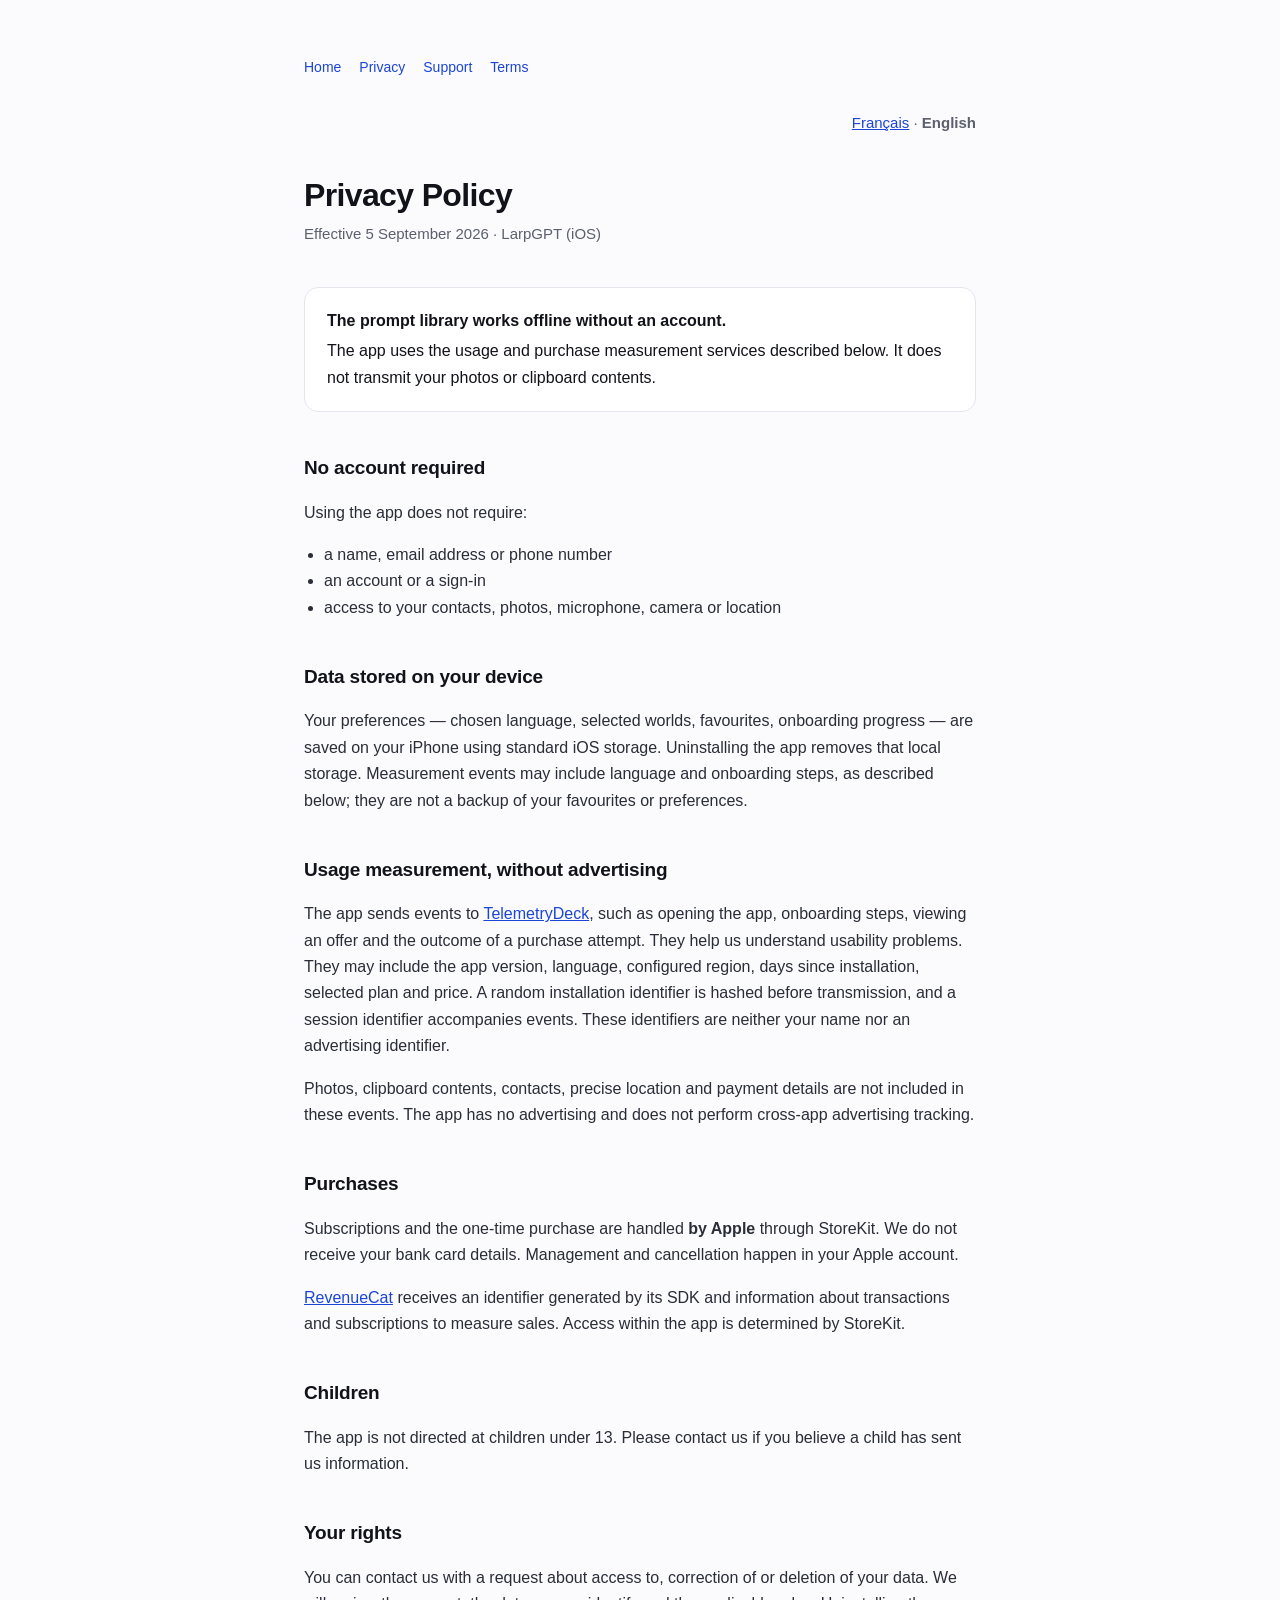
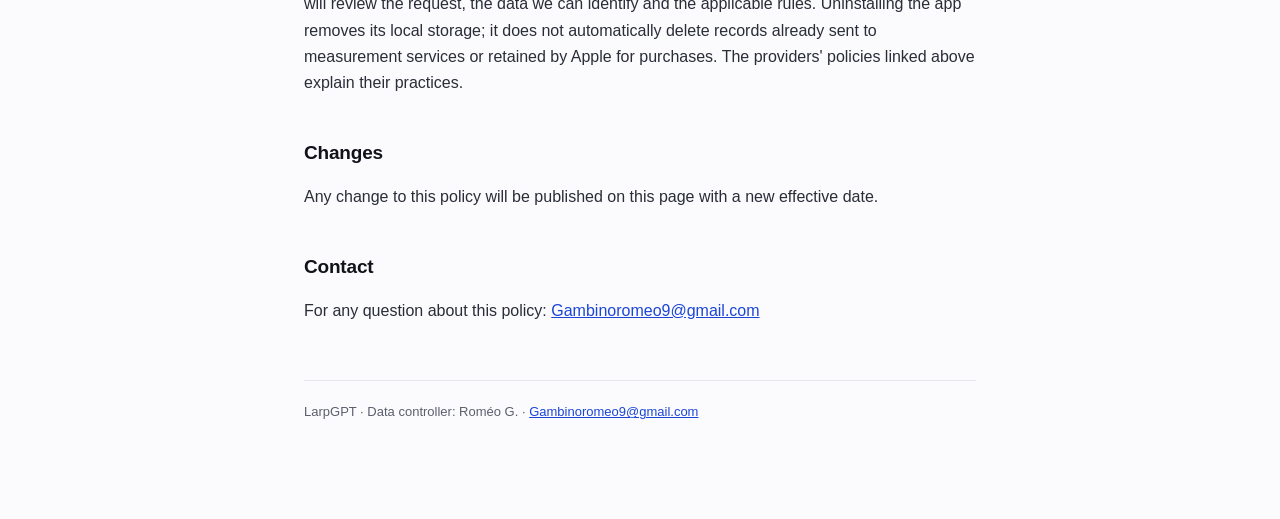
<file: privacy-en.html>
<!doctype html><html lang="en"><head><meta charset="utf-8">
<meta name="viewport" content="width=device-width,initial-scale=1">
<title>Privacy Policy — LarpGPT</title><link rel="stylesheet" href="style.css">  <link rel="canonical" href="https://romeoapps.pages.dev/en/larpgpt/privacy/">
</head><body>
<div class="wrap">
<nav><a href="en.html">Home</a><a href="privacy-en.html">Privacy</a><a href="support-en.html">Support</a><a href="terms-en.html">Terms</a></nav>
<p class="sub" style="text-align:right"><a href="privacy.html">Français</a> · <strong>English</strong></p>
<h1>Privacy Policy</h1>
<p class="sub">Effective 5 September 2026 · LarpGPT (iOS)</p>

<div class="card"><strong>The prompt library works offline without an account.</strong>
The app uses the usage and purchase measurement services described below. It does not transmit your photos or clipboard contents.</div>

<h2>No account required</h2>
<p>Using the app does not require:</p>
<ul><li>a name, email address or phone number</li>
<li>an account or a sign-in</li>
<li>access to your contacts, photos, microphone, camera or location</li></ul>

<h2>Data stored on your device</h2>
<p>Your preferences — chosen language, selected worlds, favourites, onboarding progress — are saved on your iPhone using standard iOS storage. Uninstalling the app removes that local storage. Measurement events may include language and onboarding steps, as described below; they are not a backup of your favourites or preferences.</p>

<h2>Usage measurement, without advertising</h2>
<p>The app sends events to <a href="https://telemetrydeck.com/privacy/">TelemetryDeck</a>, such as opening the app, onboarding steps, viewing an offer and the outcome of a purchase attempt. They help us understand usability problems. They may include the app version, language, configured region, days since installation, selected plan and price. A random installation identifier is hashed before transmission, and a session identifier accompanies events. These identifiers are neither your name nor an advertising identifier.</p>
<p>Photos, clipboard contents, contacts, precise location and payment details are not included in these events. The app has no advertising and does not perform cross-app advertising tracking.</p>

<h2>Purchases</h2>
<p>Subscriptions and the one-time purchase are handled <strong>by Apple</strong> through StoreKit. We do not receive your bank card details. Management and cancellation happen in your Apple account.</p>
<p><a href="https://www.revenuecat.com/privacy/">RevenueCat</a> receives an identifier generated by its SDK and information about transactions and subscriptions to measure sales. Access within the app is determined by StoreKit.</p>

<h2>Children</h2>
<p>The app is not directed at children under 13. Please contact us if you believe a child has sent us information.</p>

<h2>Your rights</h2>
<p>You can contact us with a request about access to, correction of or deletion of your data. We will review the request, the data we can identify and the applicable rules. Uninstalling the app removes its local storage; it does not automatically delete records already sent to measurement services or retained by Apple for purchases. The providers' policies linked above explain their practices.</p>

<h2>Changes</h2>
<p>Any change to this policy will be published on this page with a new effective date.</p>

<h2>Contact</h2>
<p>For any question about this policy: <a href="mailto:Gambinoromeo9@gmail.com">Gambinoromeo9@gmail.com</a></p>

<footer>LarpGPT · Data controller: Roméo G. · <a href="mailto:Gambinoromeo9@gmail.com">Gambinoromeo9@gmail.com</a></footer>
</div></body></html>
</file>
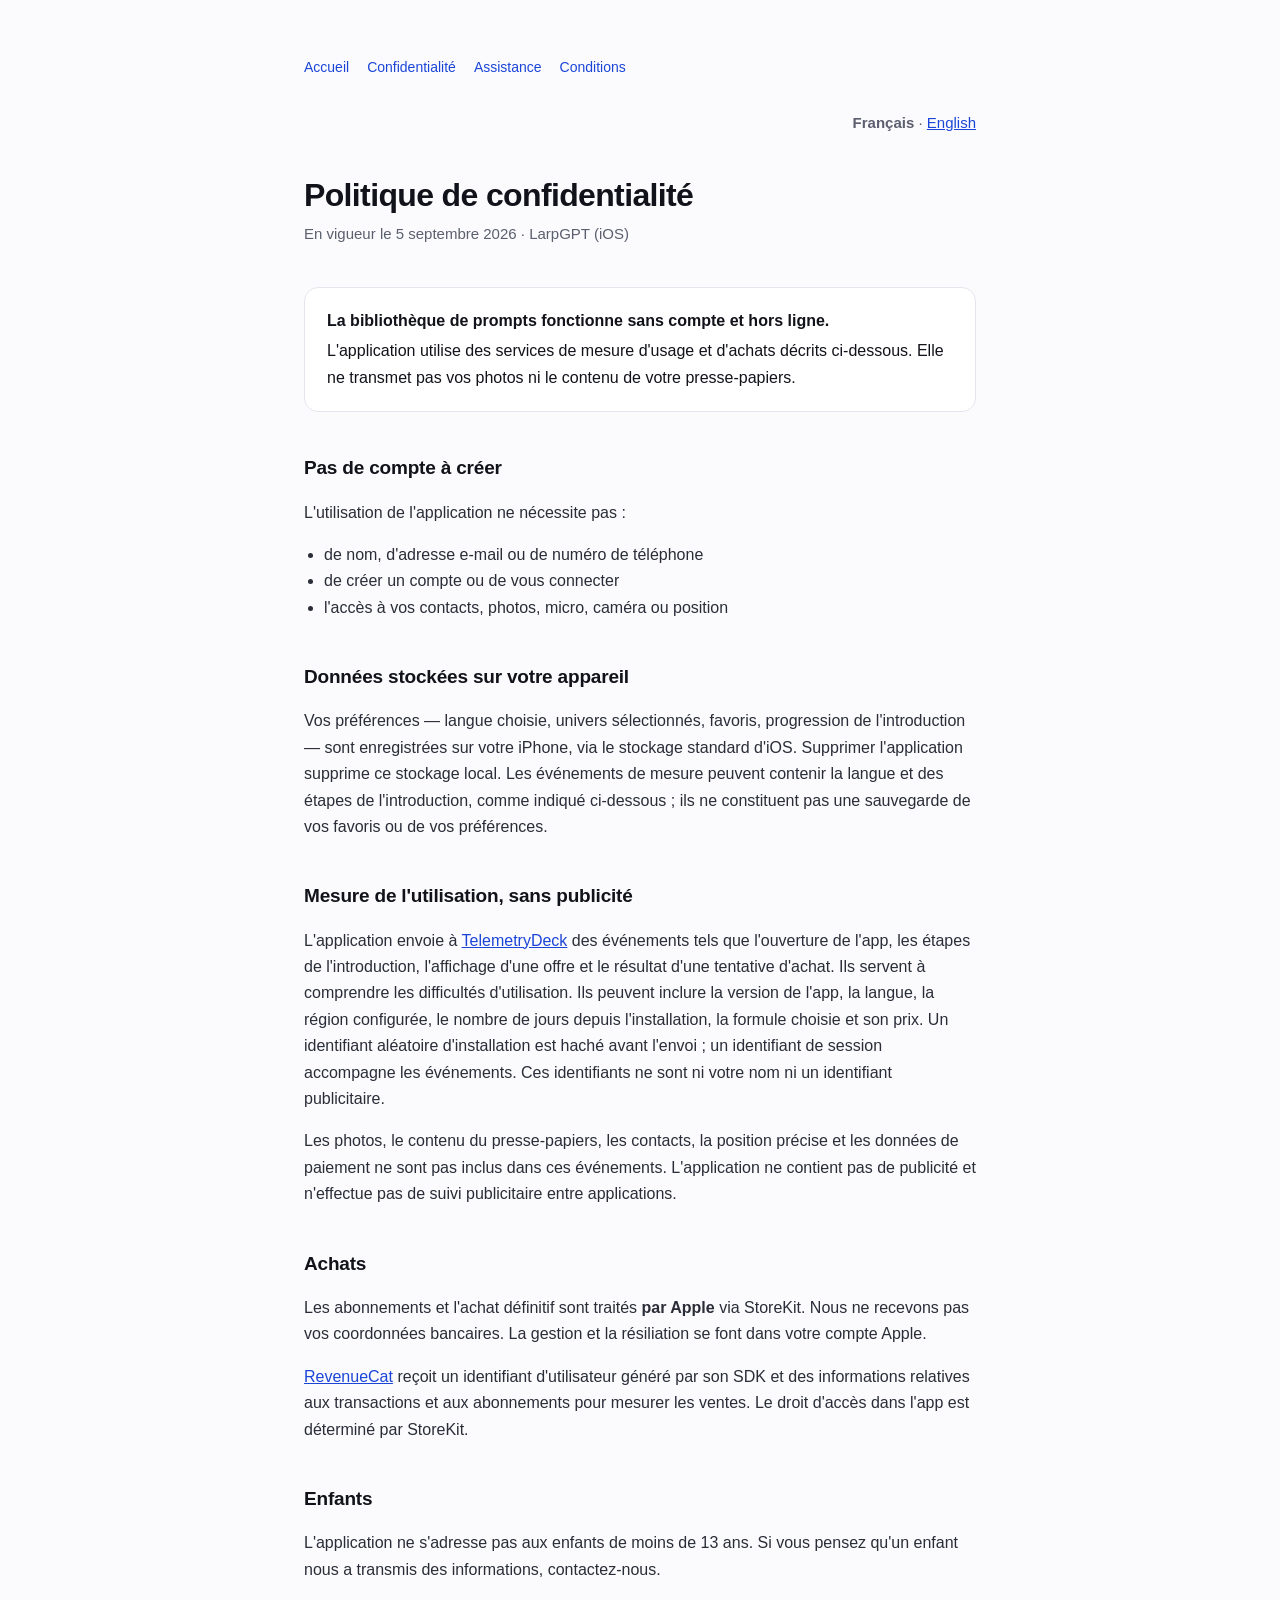
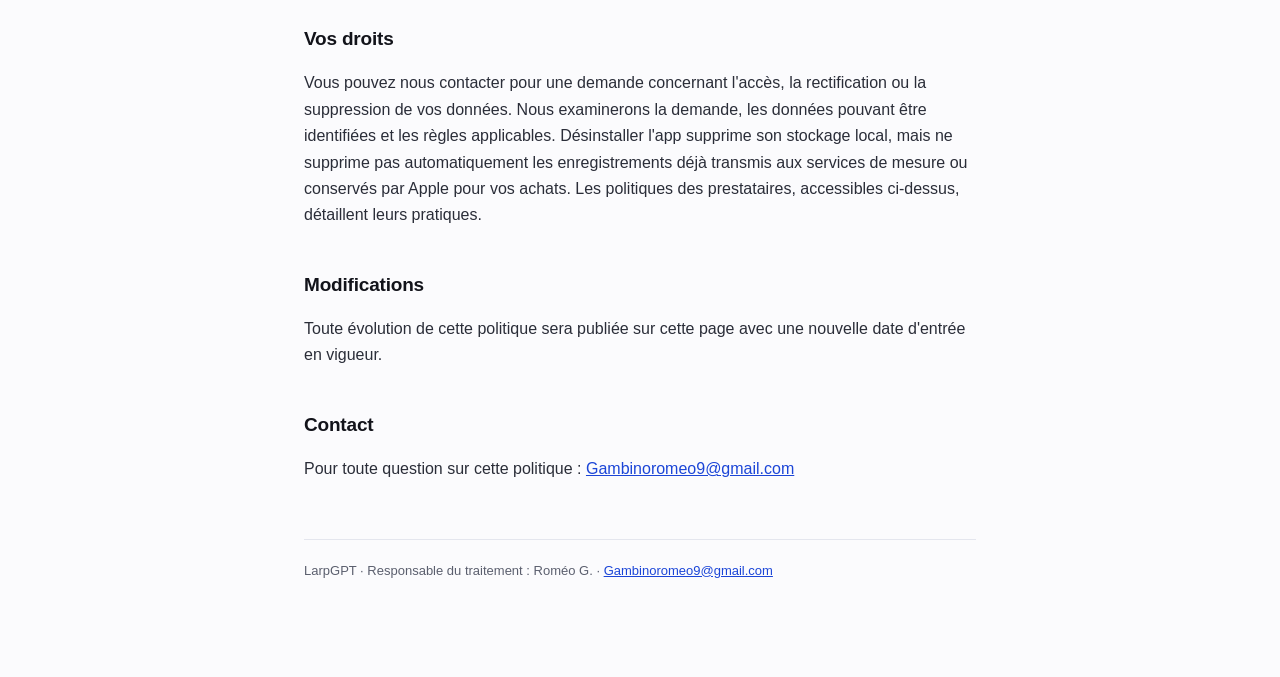
<file: privacy.html>
<!doctype html><html lang="fr"><head><meta charset="utf-8">
<meta name="viewport" content="width=device-width,initial-scale=1">
<title>Politique de confidentialité — LarpGPT</title><link rel="stylesheet" href="style.css">  <link rel="canonical" href="https://romeoapps.pages.dev/fr/larpgpt/privacy/">
</head><body>
<div class="wrap">
<nav><a href="index.html">Accueil</a><a href="privacy.html">Confidentialité</a><a href="support.html">Assistance</a><a href="terms.html">Conditions</a></nav>
<p class="sub" style="text-align:right"><strong>Français</strong> · <a href="privacy-en.html">English</a></p>
<h1>Politique de confidentialité</h1>
<p class="sub">En vigueur le 5 septembre 2026 · LarpGPT (iOS)</p>

<div class="card"><strong>La bibliothèque de prompts fonctionne sans compte et hors ligne.</strong>
L'application utilise des services de mesure d'usage et d'achats décrits ci-dessous. Elle ne transmet pas vos photos ni le contenu de votre presse-papiers.</div>

<h2>Pas de compte à créer</h2>
<p>L'utilisation de l'application ne nécessite pas :</p>
<ul><li>de nom, d'adresse e-mail ou de numéro de téléphone</li>
<li>de créer un compte ou de vous connecter</li>
<li>l'accès à vos contacts, photos, micro, caméra ou position</li></ul>

<h2>Données stockées sur votre appareil</h2>
<p>Vos préférences — langue choisie, univers sélectionnés, favoris, progression de l'introduction — sont enregistrées sur votre iPhone, via le stockage standard d'iOS. Supprimer l'application supprime ce stockage local. Les événements de mesure peuvent contenir la langue et des étapes de l'introduction, comme indiqué ci-dessous ; ils ne constituent pas une sauvegarde de vos favoris ou de vos préférences.</p>

<h2>Mesure de l'utilisation, sans publicité</h2>
<p>L'application envoie à <a href="https://telemetrydeck.com/privacy/">TelemetryDeck</a> des événements tels que l'ouverture de l'app, les étapes de l'introduction, l'affichage d'une offre et le résultat d'une tentative d'achat. Ils servent à comprendre les difficultés d'utilisation. Ils peuvent inclure la version de l'app, la langue, la région configurée, le nombre de jours depuis l'installation, la formule choisie et son prix. Un identifiant aléatoire d'installation est haché avant l'envoi ; un identifiant de session accompagne les événements. Ces identifiants ne sont ni votre nom ni un identifiant publicitaire.</p>
<p>Les photos, le contenu du presse-papiers, les contacts, la position précise et les données de paiement ne sont pas inclus dans ces événements. L'application ne contient pas de publicité et n'effectue pas de suivi publicitaire entre applications.</p>

<h2>Achats</h2>
<p>Les abonnements et l'achat définitif sont traités <strong>par Apple</strong> via StoreKit. Nous ne recevons pas vos coordonnées bancaires. La gestion et la résiliation se font dans votre compte Apple.</p>
<p><a href="https://www.revenuecat.com/privacy/">RevenueCat</a> reçoit un identifiant d'utilisateur généré par son SDK et des informations relatives aux transactions et aux abonnements pour mesurer les ventes. Le droit d'accès dans l'app est déterminé par StoreKit.</p>

<h2>Enfants</h2>
<p>L'application ne s'adresse pas aux enfants de moins de 13 ans. Si vous pensez qu'un enfant nous a transmis des informations, contactez-nous.</p>

<h2>Vos droits</h2>
<p>Vous pouvez nous contacter pour une demande concernant l'accès, la rectification ou la suppression de vos données. Nous examinerons la demande, les données pouvant être identifiées et les règles applicables. Désinstaller l'app supprime son stockage local, mais ne supprime pas automatiquement les enregistrements déjà transmis aux services de mesure ou conservés par Apple pour vos achats. Les politiques des prestataires, accessibles ci-dessus, détaillent leurs pratiques.</p>

<h2>Modifications</h2>
<p>Toute évolution de cette politique sera publiée sur cette page avec une nouvelle date d'entrée en vigueur.</p>

<h2>Contact</h2>
<p>Pour toute question sur cette politique : <a href="mailto:Gambinoromeo9@gmail.com">Gambinoromeo9@gmail.com</a></p>

<footer>LarpGPT · Responsable du traitement : Roméo G. · <a href="mailto:Gambinoromeo9@gmail.com">Gambinoromeo9@gmail.com</a></footer>
</div></body></html>
</file>
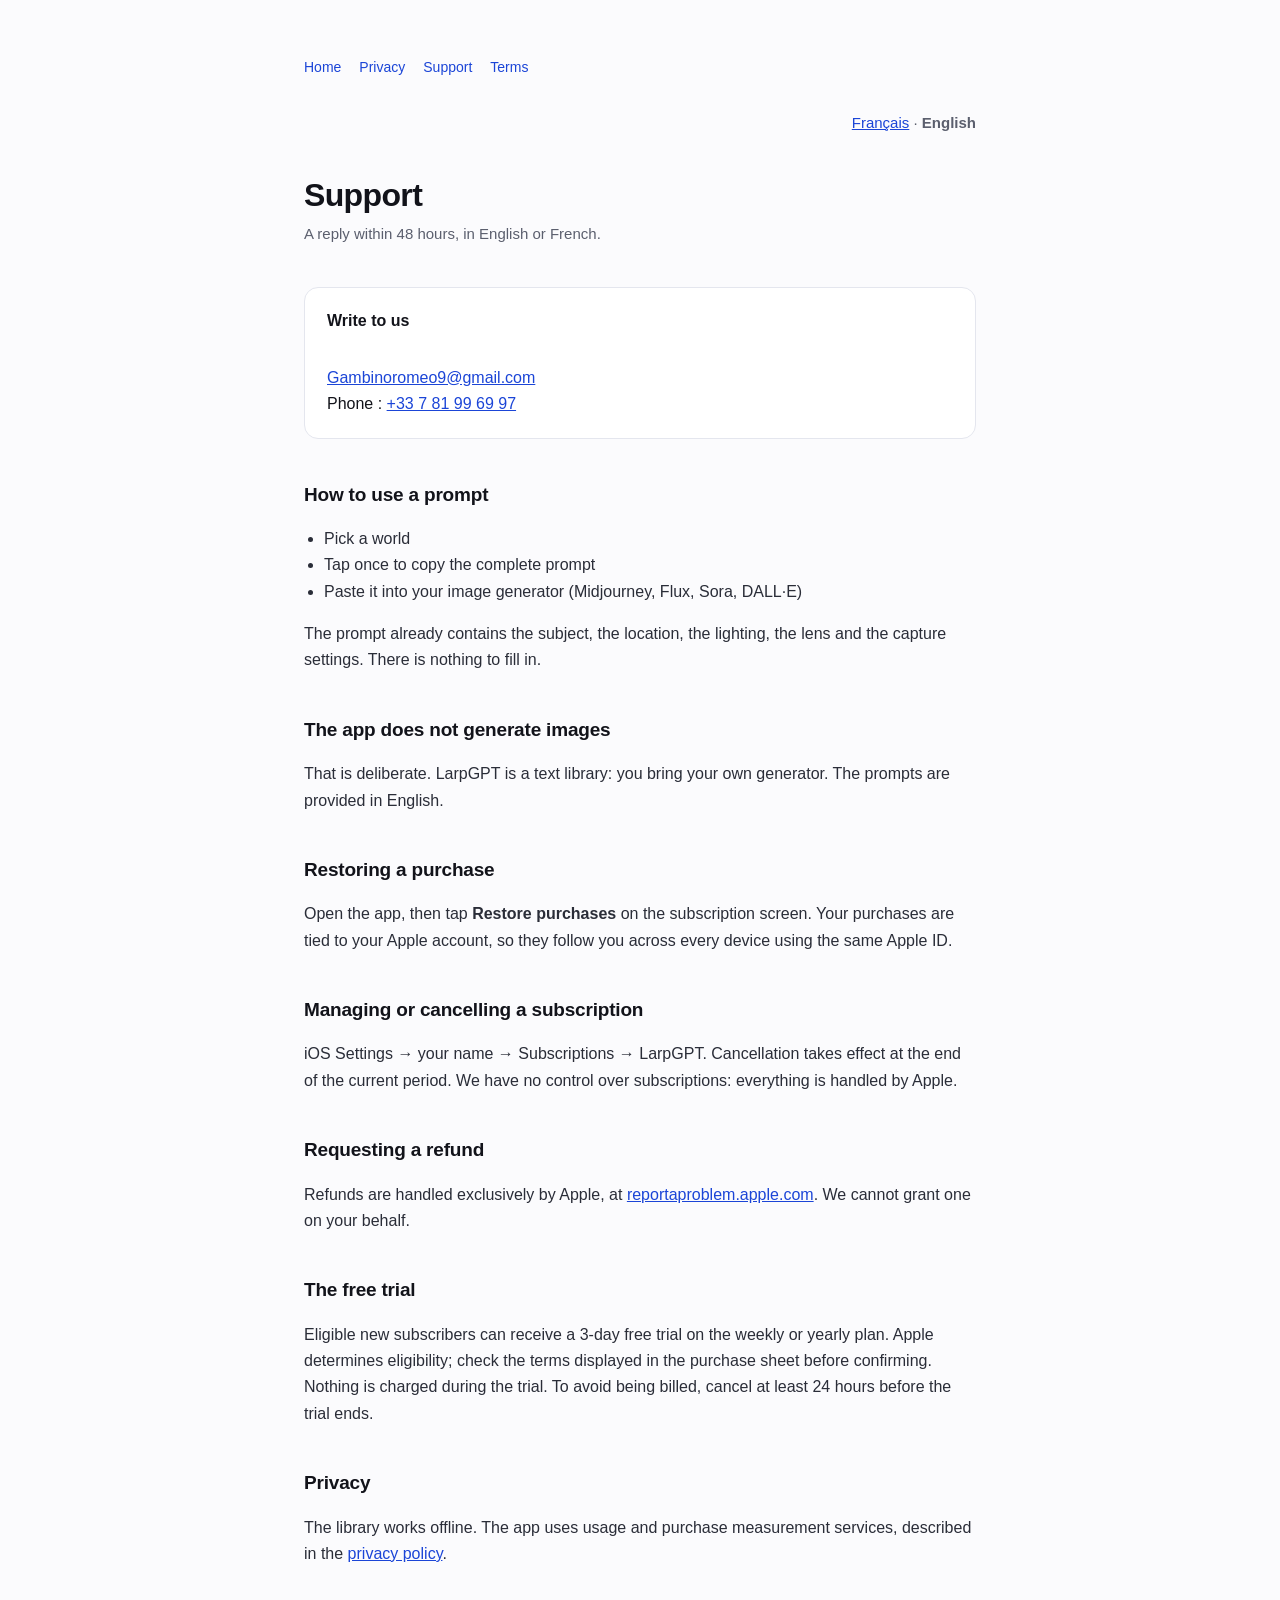
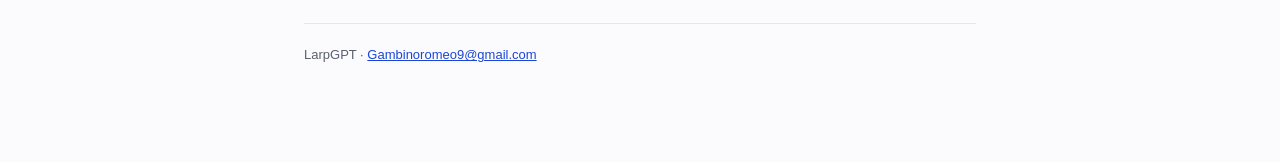
<file: support-en.html>
<!doctype html><html lang="en"><head><meta charset="utf-8">
<meta name="viewport" content="width=device-width,initial-scale=1">
<title>Support — LarpGPT</title><link rel="stylesheet" href="style.css"></head><body>
<div class="wrap">
<nav><a href="en.html">Home</a><a href="privacy-en.html">Privacy</a><a href="support-en.html">Support</a><a href="terms-en.html">Terms</a></nav>
<p class="sub" style="text-align:right"><a href="support.html">Français</a> · <strong>English</strong></p>
<h1>Support</h1>
<p class="sub">A reply within 48 hours, in English or French.</p>

<div class="card"><strong>Write to us</strong><br><a href="mailto:Gambinoromeo9@gmail.com">Gambinoromeo9@gmail.com</a><br>Phone : <a href="tel:+33781996997">+33 7 81 99 69 97</a></div>

<h2>How to use a prompt</h2>
<ul><li>Pick a world</li>
<li>Tap once to copy the complete prompt</li>
<li>Paste it into your image generator (Midjourney, Flux, Sora, DALL·E)</li></ul>
<p>The prompt already contains the subject, the location, the lighting, the lens and the capture settings. There is nothing to fill in.</p>

<h2>The app does not generate images</h2>
<p>That is deliberate. LarpGPT is a text library: you bring your own generator. The prompts are provided in English.</p>

<h2>Restoring a purchase</h2>
<p>Open the app, then tap <strong>Restore purchases</strong> on the subscription screen. Your purchases are tied to your Apple account, so they follow you across every device using the same Apple ID.</p>

<h2>Managing or cancelling a subscription</h2>
<p>iOS Settings → your name → Subscriptions → LarpGPT. Cancellation takes effect at the end of the current period. We have no control over subscriptions: everything is handled by Apple.</p>

<h2>Requesting a refund</h2>
<p>Refunds are handled exclusively by Apple, at <a href="https://reportaproblem.apple.com">reportaproblem.apple.com</a>. We cannot grant one on your behalf.</p>

<h2>The free trial</h2>
<p>Eligible new subscribers can receive a 3-day free trial on the weekly or yearly plan. Apple determines eligibility; check the terms displayed in the purchase sheet before confirming. Nothing is charged during the trial. To avoid being billed, cancel at least 24 hours before the trial ends.</p>

<h2>Privacy</h2>
<p>The library works offline. The app uses usage and purchase measurement services, described in the <a href="privacy-en.html">privacy policy</a>.</p>

<footer>LarpGPT · <a href="mailto:Gambinoromeo9@gmail.com">Gambinoromeo9@gmail.com</a></footer>
</div></body></html>
</file>
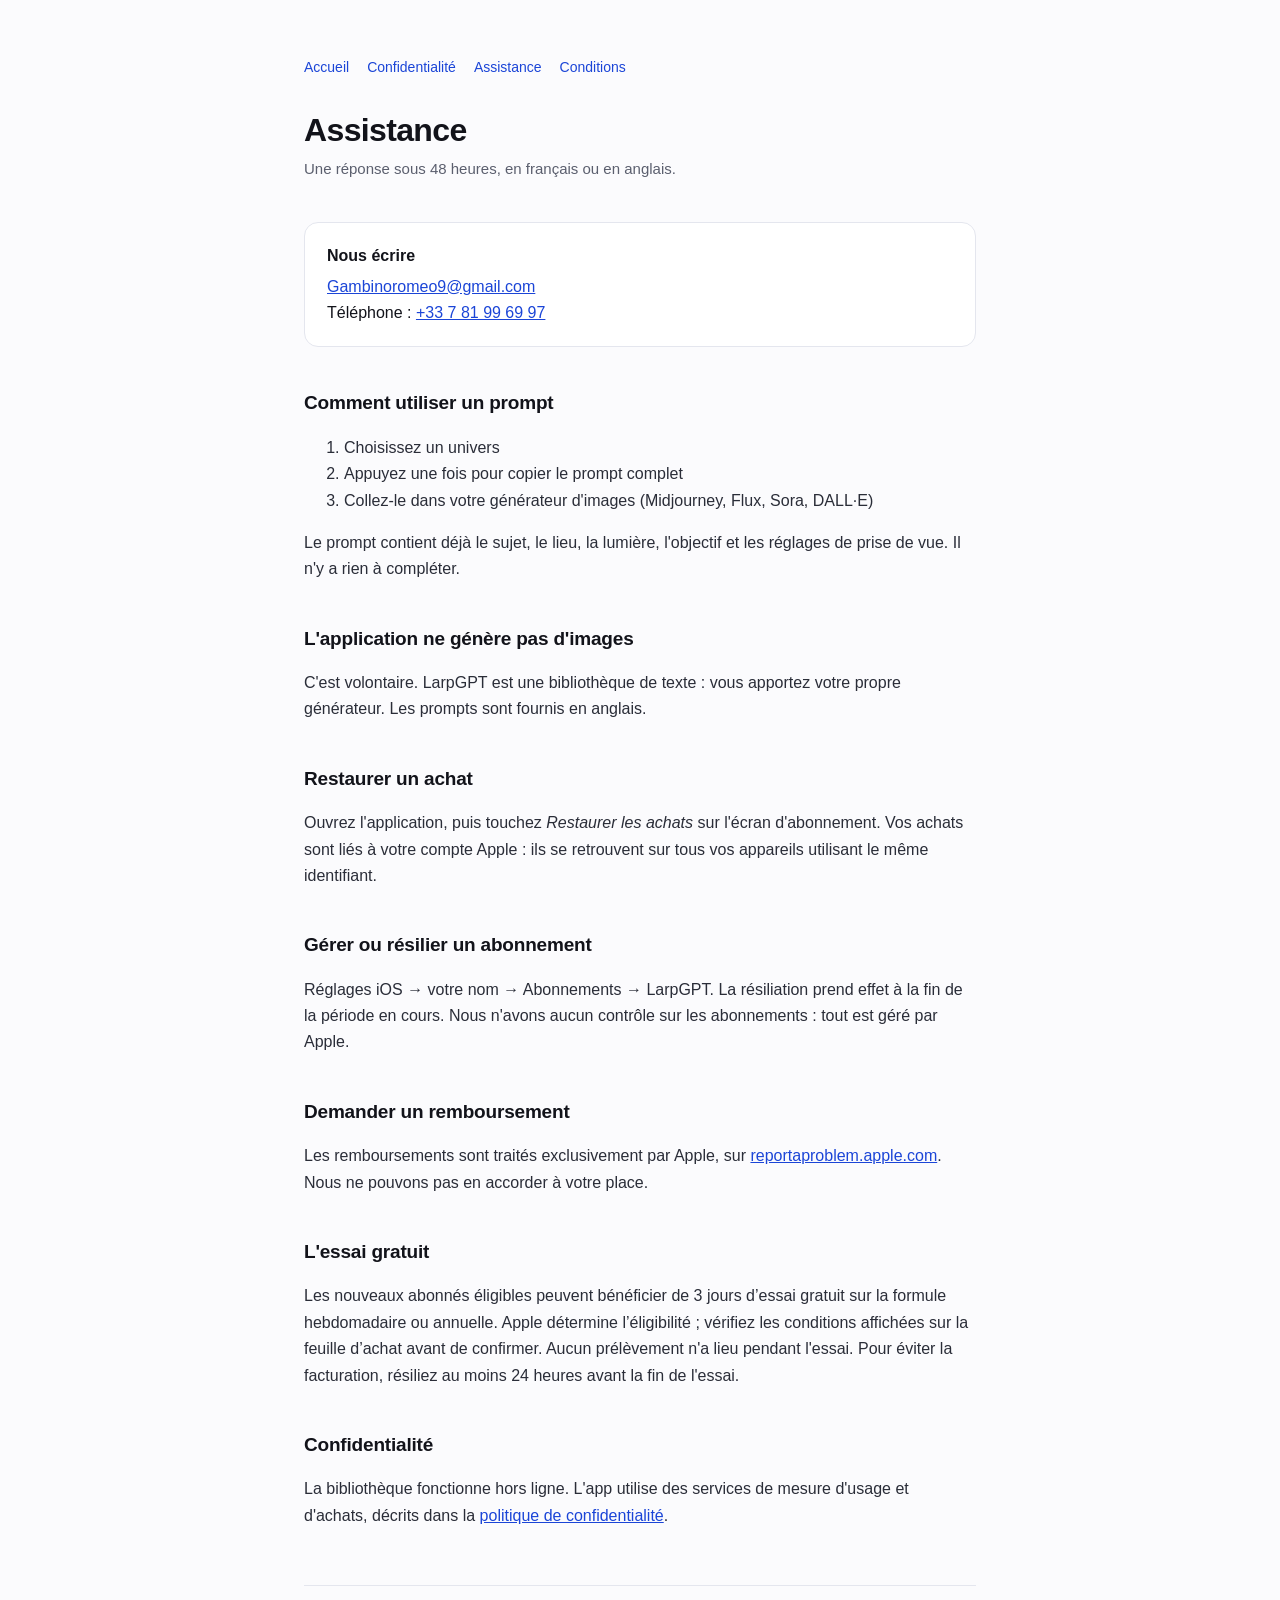
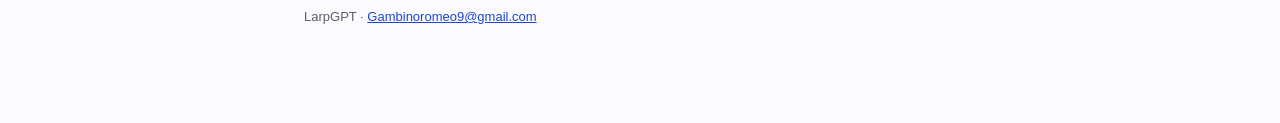
<file: support.html>
<!doctype html><html lang="fr"><head><meta charset="utf-8">
<meta name="viewport" content="width=device-width,initial-scale=1">
<title>Assistance — LarpGPT</title><link rel="stylesheet" href="style.css">  <link rel="canonical" href="https://romeoapps.pages.dev/fr/larpgpt/support/">
</head><body>
<div class="wrap">
<nav><a href="index.html">Accueil</a><a href="privacy.html">Confidentialité</a><a href="support.html">Assistance</a><a href="terms.html">Conditions</a></nav>
<h1>Assistance</h1>
<p class="sub">Une réponse sous 48 heures, en français ou en anglais.</p>

<div class="card"><strong>Nous écrire</strong>
<a href="mailto:Gambinoromeo9@gmail.com">Gambinoromeo9@gmail.com</a><br>Téléphone : <a href="tel:+33781996997">+33 7 81 99 69 97</a></div>

<h2>Comment utiliser un prompt</h2>
<ol><li>Choisissez un univers</li>
<li>Appuyez une fois pour copier le prompt complet</li>
<li>Collez-le dans votre générateur d'images (Midjourney, Flux, Sora, DALL·E)</li></ol>
<p>Le prompt contient déjà le sujet, le lieu, la lumière, l'objectif et les réglages de prise de vue. Il n'y a rien à compléter.</p>

<h2>L'application ne génère pas d'images</h2>
<p>C'est volontaire. LarpGPT est une bibliothèque de texte : vous apportez votre propre générateur. Les prompts sont fournis en anglais.</p>

<h2>Restaurer un achat</h2>
<p>Ouvrez l'application, puis touchez <em>Restaurer les achats</em> sur l'écran d'abonnement. Vos achats sont liés à votre compte Apple : ils se retrouvent sur tous vos appareils utilisant le même identifiant.</p>

<h2>Gérer ou résilier un abonnement</h2>
<p>Réglages iOS → votre nom → Abonnements → LarpGPT. La résiliation prend effet à la fin de la période en cours. Nous n'avons aucun contrôle sur les abonnements : tout est géré par Apple.</p>

<h2>Demander un remboursement</h2>
<p>Les remboursements sont traités exclusivement par Apple, sur <a href="https://reportaproblem.apple.com">reportaproblem.apple.com</a>. Nous ne pouvons pas en accorder à votre place.</p>

<h2>L'essai gratuit</h2>
<p>Les nouveaux abonnés éligibles peuvent bénéficier de 3 jours d’essai gratuit sur la formule hebdomadaire ou annuelle. Apple détermine l’éligibilité ; vérifiez les conditions affichées sur la feuille d’achat avant de confirmer. Aucun prélèvement n'a lieu pendant l'essai. Pour éviter la facturation, résiliez au moins 24 heures avant la fin de l'essai.</p>

<h2>Confidentialité</h2>
<p>La bibliothèque fonctionne hors ligne. L'app utilise des services de mesure d'usage et d'achats, décrits dans la <a href="privacy.html">politique de confidentialité</a>.</p>

<footer>LarpGPT · <a href="mailto:Gambinoromeo9@gmail.com">Gambinoromeo9@gmail.com</a></footer>
</div></body></html>
</file>
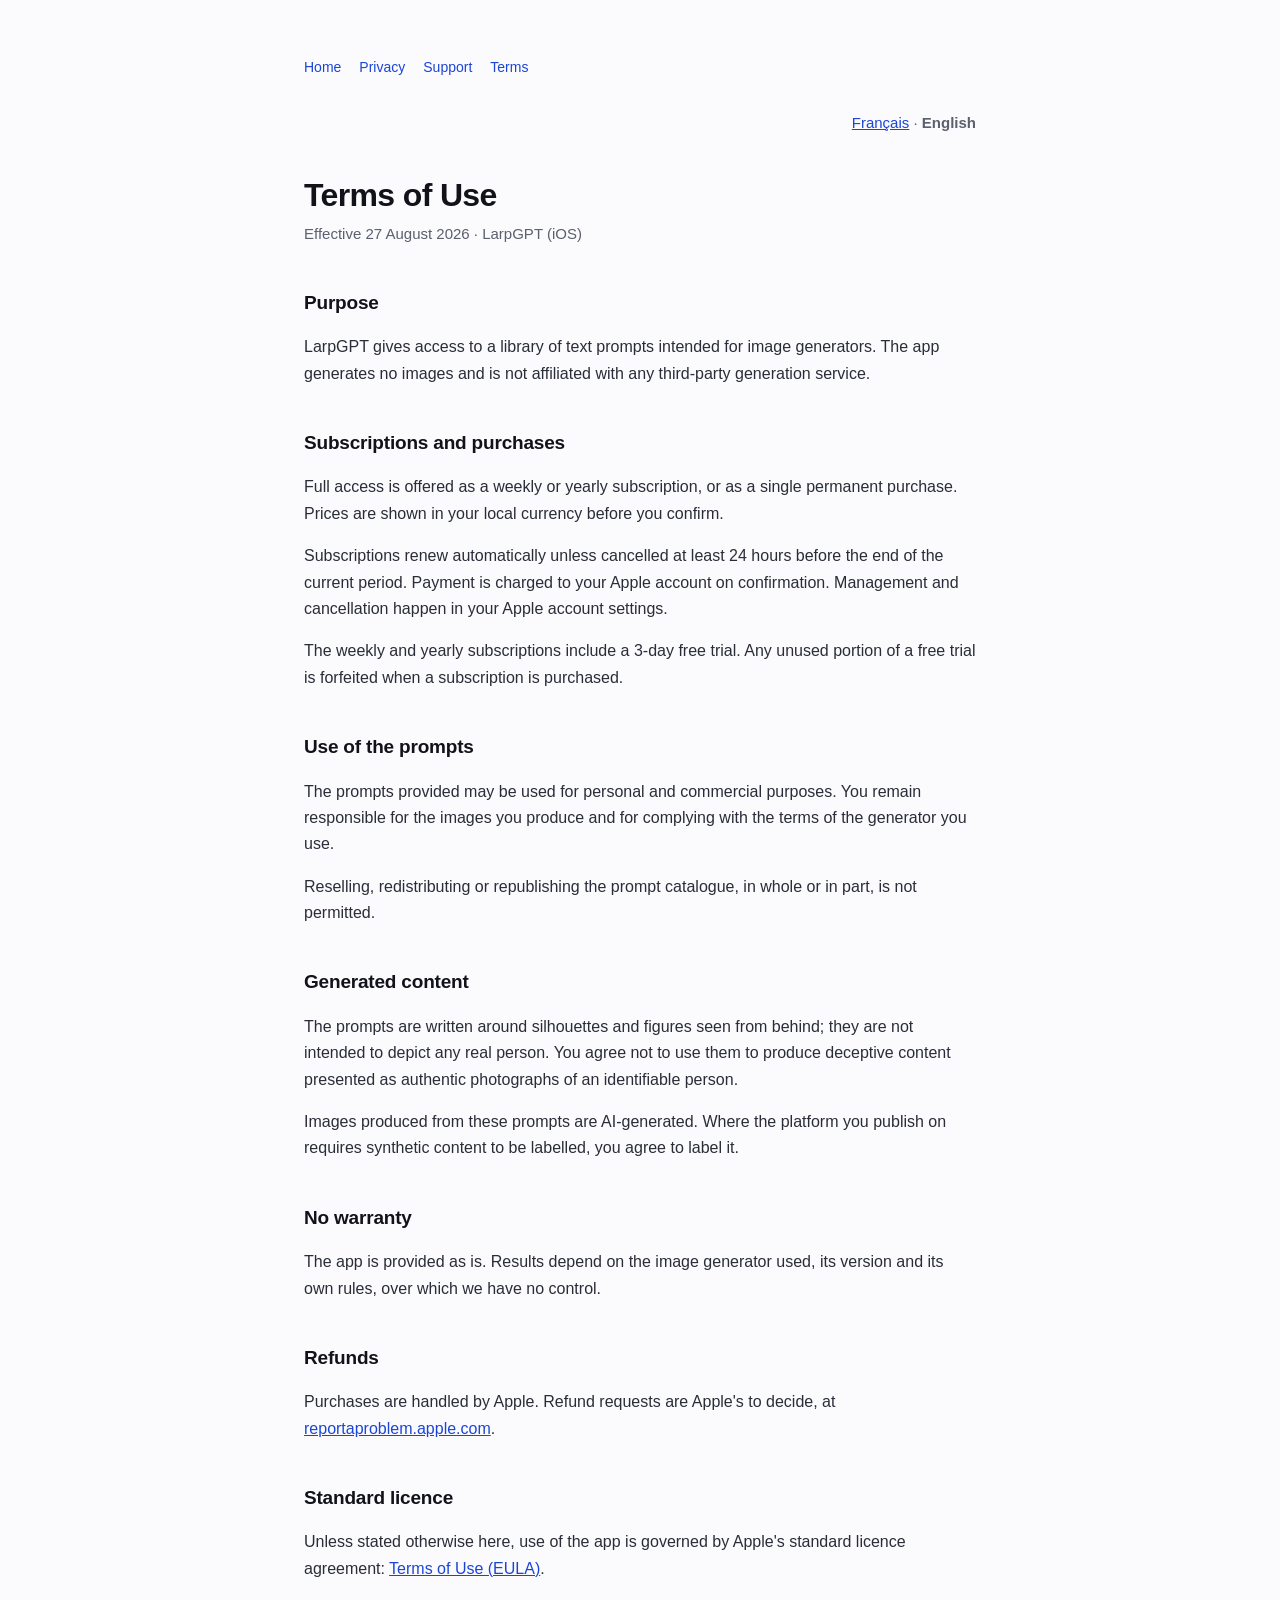
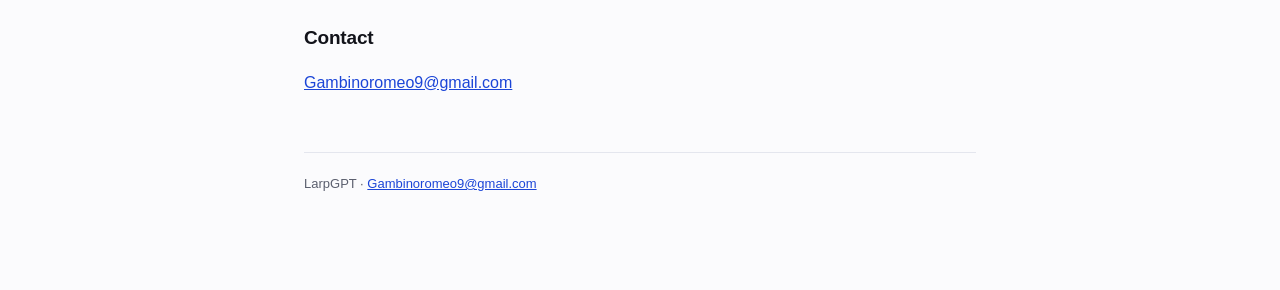
<file: terms-en.html>
<!doctype html><html lang="en"><head><meta charset="utf-8">
<meta name="viewport" content="width=device-width,initial-scale=1">
<title>Terms of Use — LarpGPT</title><link rel="stylesheet" href="style.css">  <link rel="canonical" href="https://romeoapps.pages.dev/en/larpgpt/terms/">
</head><body>
<div class="wrap">
<nav><a href="en.html">Home</a><a href="privacy-en.html">Privacy</a><a href="support-en.html">Support</a><a href="terms-en.html">Terms</a></nav>
<p class="sub" style="text-align:right"><a href="terms.html">Français</a> · <strong>English</strong></p>
<h1>Terms of Use</h1>
<p class="sub">Effective 27 August 2026 · LarpGPT (iOS)</p>

<h2>Purpose</h2>
<p>LarpGPT gives access to a library of text prompts intended for image generators. The app generates no images and is not affiliated with any third-party generation service.</p>

<h2>Subscriptions and purchases</h2>
<p>Full access is offered as a weekly or yearly subscription, or as a single permanent purchase. Prices are shown in your local currency before you confirm.</p>
<p>Subscriptions renew automatically unless cancelled at least 24 hours before the end of the current period. Payment is charged to your Apple account on confirmation. Management and cancellation happen in your Apple account settings.</p>
<p>The weekly and yearly subscriptions include a 3-day free trial. Any unused portion of a free trial is forfeited when a subscription is purchased.</p>

<h2>Use of the prompts</h2>
<p>The prompts provided may be used for personal and commercial purposes. You remain responsible for the images you produce and for complying with the terms of the generator you use.</p>
<p>Reselling, redistributing or republishing the prompt catalogue, in whole or in part, is not permitted.</p>

<h2>Generated content</h2>
<p>The prompts are written around silhouettes and figures seen from behind; they are not intended to depict any real person. You agree not to use them to produce deceptive content presented as authentic photographs of an identifiable person.</p>
<p>Images produced from these prompts are AI-generated. Where the platform you publish on requires synthetic content to be labelled, you agree to label it.</p>

<h2>No warranty</h2>
<p>The app is provided as is. Results depend on the image generator used, its version and its own rules, over which we have no control.</p>

<h2>Refunds</h2>
<p>Purchases are handled by Apple. Refund requests are Apple's to decide, at <a href="https://reportaproblem.apple.com">reportaproblem.apple.com</a>.</p>

<h2>Standard licence</h2>
<p>Unless stated otherwise here, use of the app is governed by Apple's standard licence agreement: <a href="https://www.apple.com/legal/internet-services/itunes/dev/stdeula/">Terms of Use (EULA)</a>.</p>

<h2>Contact</h2>
<p><a href="mailto:Gambinoromeo9@gmail.com">Gambinoromeo9@gmail.com</a></p>

<footer>LarpGPT · <a href="mailto:Gambinoromeo9@gmail.com">Gambinoromeo9@gmail.com</a></footer>
</div></body></html>
</file>
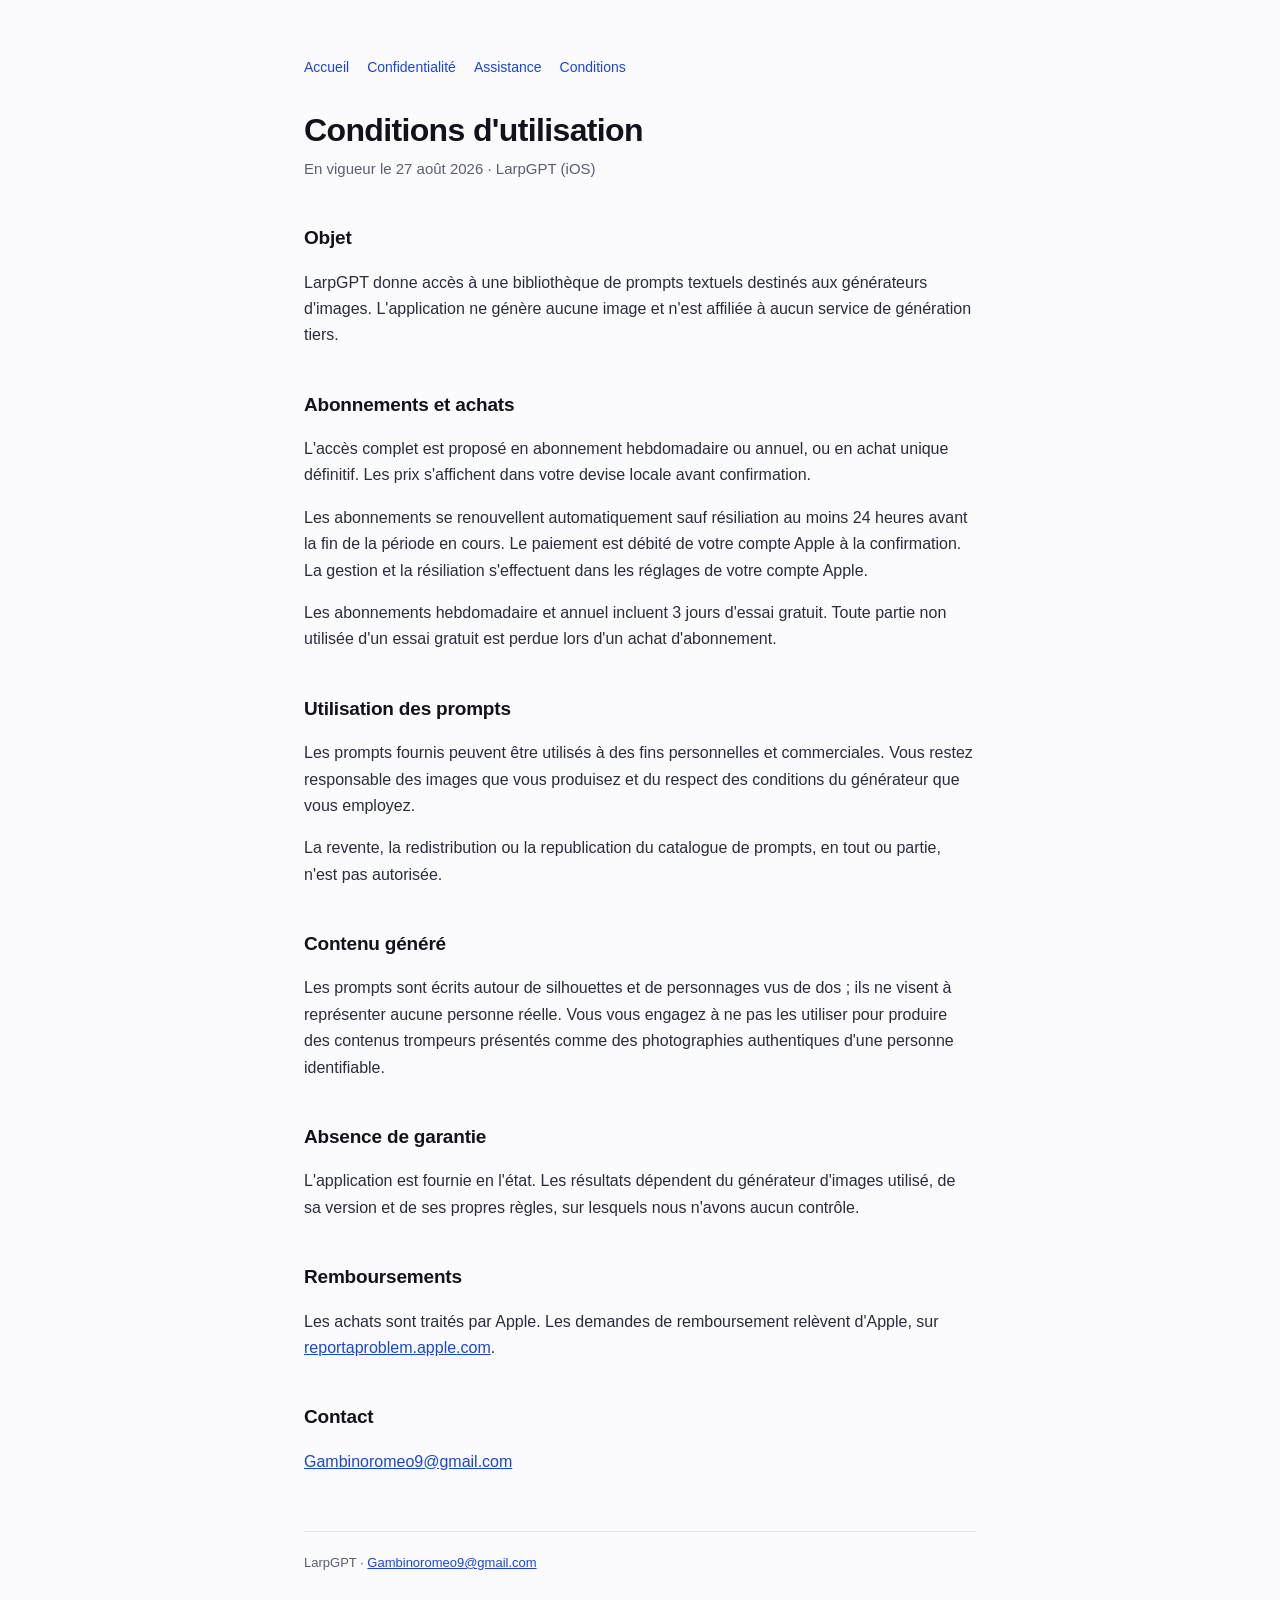
<file: terms.html>
<!doctype html><html lang="fr"><head><meta charset="utf-8">
<meta name="viewport" content="width=device-width,initial-scale=1">
<title>Conditions d'utilisation — LarpGPT</title><link rel="stylesheet" href="style.css">  <link rel="canonical" href="https://romeoapps.pages.dev/fr/larpgpt/terms/">
</head><body>
<div class="wrap">
<nav><a href="index.html">Accueil</a><a href="privacy.html">Confidentialité</a><a href="support.html">Assistance</a><a href="terms.html">Conditions</a></nav>
<h1>Conditions d'utilisation</h1>
<p class="sub">En vigueur le 27 août 2026 · LarpGPT (iOS)</p>

<h2>Objet</h2>
<p>LarpGPT donne accès à une bibliothèque de prompts textuels destinés aux générateurs d'images. L'application ne génère aucune image et n'est affiliée à aucun service de génération tiers.</p>

<h2>Abonnements et achats</h2>
<p>L'accès complet est proposé en abonnement hebdomadaire ou annuel, ou en achat unique définitif. Les prix s'affichent dans votre devise locale avant confirmation.</p>
<p>Les abonnements se renouvellent automatiquement sauf résiliation au moins 24 heures avant la fin de la période en cours. Le paiement est débité de votre compte Apple à la confirmation. La gestion et la résiliation s'effectuent dans les réglages de votre compte Apple.</p>
<p>Les abonnements hebdomadaire et annuel incluent 3 jours d'essai gratuit. Toute partie non utilisée d'un essai gratuit est perdue lors d'un achat d'abonnement.</p>

<h2>Utilisation des prompts</h2>
<p>Les prompts fournis peuvent être utilisés à des fins personnelles et commerciales. Vous restez responsable des images que vous produisez et du respect des conditions du générateur que vous employez.</p>
<p>La revente, la redistribution ou la republication du catalogue de prompts, en tout ou partie, n'est pas autorisée.</p>

<h2>Contenu généré</h2>
<p>Les prompts sont écrits autour de silhouettes et de personnages vus de dos ; ils ne visent à représenter aucune personne réelle. Vous vous engagez à ne pas les utiliser pour produire des contenus trompeurs présentés comme des photographies authentiques d'une personne identifiable.</p>

<h2>Absence de garantie</h2>
<p>L'application est fournie en l'état. Les résultats dépendent du générateur d'images utilisé, de sa version et de ses propres règles, sur lesquels nous n'avons aucun contrôle.</p>

<h2>Remboursements</h2>
<p>Les achats sont traités par Apple. Les demandes de remboursement relèvent d'Apple, sur <a href="https://reportaproblem.apple.com">reportaproblem.apple.com</a>.</p>

<h2>Contact</h2>
<p><a href="mailto:Gambinoromeo9@gmail.com">Gambinoromeo9@gmail.com</a></p>

<footer>LarpGPT · <a href="mailto:Gambinoromeo9@gmail.com">Gambinoromeo9@gmail.com</a></footer>
</div></body></html>
</file>
<file: style.css>
:root{--ink:#12131a;--muted:#5b5f6e;--line:#e4e6ee;--accent:#1B45D7;--bg:#fbfbfd}
*{box-sizing:border-box}
body{margin:0;background:var(--bg);color:var(--ink);
  font:16px/1.65 -apple-system,BlinkMacSystemFont,"Segoe UI",Inter,sans-serif}
.wrap{max-width:720px;margin:0 auto;padding:56px 24px 96px}
h1{font-size:32px;line-height:1.2;letter-spacing:-.02em;margin:0 0 8px}
h2{font-size:19px;letter-spacing:-.01em;margin:40px 0 10px}
.sub{color:var(--muted);margin:0 0 40px;font-size:15px}
p,li{color:#2a2d38}
ul{padding-left:20px}
a{color:var(--accent)}
.card{background:#fff;border:1px solid var(--line);border-radius:14px;padding:20px 22px;margin:24px 0}
.card strong{display:block;margin-bottom:4px}
footer{margin-top:56px;padding-top:20px;border-top:1px solid var(--line);
  color:var(--muted);font-size:13px}
nav{margin-bottom:32px;font-size:14px}
nav a{margin-right:18px;text-decoration:none}
nav a:hover{text-decoration:underline}
@media(prefers-color-scheme:dark){
  :root{--ink:#f2f3f7;--muted:#9aa0b4;--line:#2a2d3a;--bg:#0e0f14;--accent:#7f9bff}
  body{background:var(--bg);color:var(--ink)}
  p,li{color:#d3d6e0}
  .card{background:#161822}
}
/* landing */
.hero{display:grid;grid-template-columns:1.1fr 1fr;gap:32px;align-items:center;margin:28px 0}
.hero h1{font-size:clamp(30px,5vw,46px);line-height:1.08;margin:0 0 12px}
.hero .lead{font-size:18px;color:#5a5f6d;margin:0 0 18px}
.badge{display:inline-flex;align-items:center;gap:10px;background:#111;color:#fff;padding:12px 18px;border-radius:14px;font-weight:700;text-decoration:none}
.shots{display:grid;grid-template-columns:repeat(3,1fr);gap:10px}
.shots img{width:100%;border-radius:16px;display:block;border:1px solid #e8e6df}
.grid{display:grid;grid-template-columns:repeat(auto-fit,minmax(220px,1fr));gap:14px}
.feat{background:#fff;border:1px solid #e8e6df;border-radius:16px;padding:16px}
.feat h3{margin:0 0 6px;font-size:16px}.feat p{margin:0;color:#5a5f6d;font-size:14px}
.faq details{background:#fff;border:1px solid #e8e6df;border-radius:12px;padding:12px 16px;margin:8px 0}.faq summary{font-weight:700;cursor:pointer}
.lang{float:right;font-size:14px}.icon{width:72px;height:72px;border-radius:18px;vertical-align:middle;margin-right:12px}
@media(max-width:720px){.hero{grid-template-columns:1fr}}
</file>
